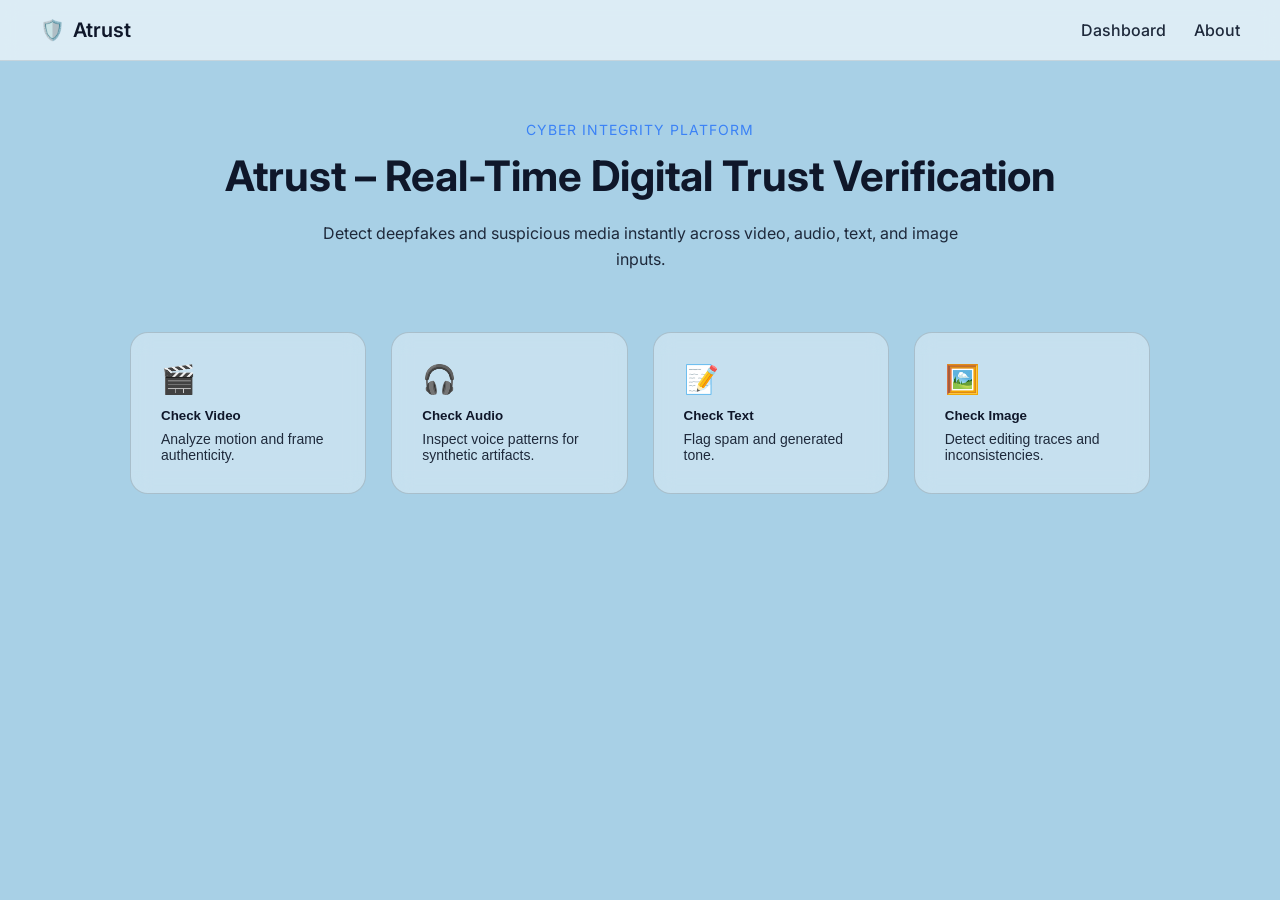
<file: index.html>
<!DOCTYPE html>
<html lang="en">
<head>
  <meta charset="UTF-8" />
  <meta name="viewport" content="width=device-width, initial-scale=1.0" />
  <title>Atrust - Digital Trust Dashboard</title>
  <link rel="preconnect" href="https://fonts.googleapis.com" />
  <link rel="preconnect" href="https://fonts.gstatic.com" crossorigin />
  <link href="https://fonts.googleapis.com/css2?family=Inter:wght@400;500;600;700&display=swap" rel="stylesheet" />
  <link rel="stylesheet" href="styles.css" />
</head>
<body>
  <!-- Navigation -->
  <header class="site-header">
    <nav class="navbar">
      <a class="brand" href="/">
        <span class="brand-mark">🛡️</span>
        <span>Atrust</span>
      </a>
      <ul class="nav-links">
        <li><a href="/">Dashboard</a></li>
        <a href="/about">About</a>
      </ul>
    </nav>
  </header>

  <!-- Main Content -->
  <main class="main-content">
    <section class="hero">
      <p class="hero-kicker">Cyber Integrity Platform</p>
      <h1>Atrust – Real-Time Digital Trust Verification</h1>
      <p class="hero-subtitle">
        Detect deepfakes and suspicious media instantly across video, audio, text, and image inputs.
      </p>
    </section>

    <!-- Action Cards -->
    <section class="card-grid">
      <button class="action-card" data-media="Video">
        <span class="card-icon">🎬</span>
        <span class="card-title">Check Video</span>
        <span class="card-description">Analyze motion and frame authenticity.</span>
      </button>
      <button class="action-card" data-media="Audio">
        <span class="card-icon">🎧</span>
        <span class="card-title">Check Audio</span>
        <span class="card-description">Inspect voice patterns for synthetic artifacts.</span>
      </button>
      <button class="action-card" data-media="Text">
        <span class="card-icon">📝</span>
        <span class="card-title">Check Text</span>
        <span class="card-description">Flag spam and generated tone.</span>
      </button>
      <button class="action-card" data-media="Image">
        <span class="card-icon">🖼️</span>
        <span class="card-title">Check Image</span>
        <span class="card-description">Detect editing traces and inconsistencies.</span>
      </button>
    </section>
  </main>

  <!-- Upload Modal -->
  <div class="modal" id="uploadModal" hidden>
    <div class="modal-content">
      <div class="modal-header">
        <h2 id="modalTitle">Upload File</h2>
        <button id="closeModal" class="close-btn">✕</button>
      </div>

      <!-- File input (for video/audio/image) -->
      <div id="fileSection">
        <label for="mediaFile">Choose file</label>
        <input id="mediaFile" type="file" />
      </div>

      <!-- Text input (for text analysis) -->
      <div id="textSection" style="display:none;">
        <label for="textInput">Paste your message</label>
        <textarea id="textInput" rows="4" placeholder="Paste suspicious message here..." style="width:100%;padding:10px;margin-top:6px;border-radius:8px;border:1px solid #ccc;font-family:Inter,sans-serif;font-size:14px;resize:vertical;box-sizing:border-box;"></textarea>
      </div>

      <button id="submitBtn" class="submit-btn" style="margin-top:16px;">Start Verification</button>

      <!-- Result -->
      <div id="resultBox" style="display:none;margin-top:20px;"></div>
    </div>
  </div>

  <script src="script.js"></script>
</body>
</html>
</file>
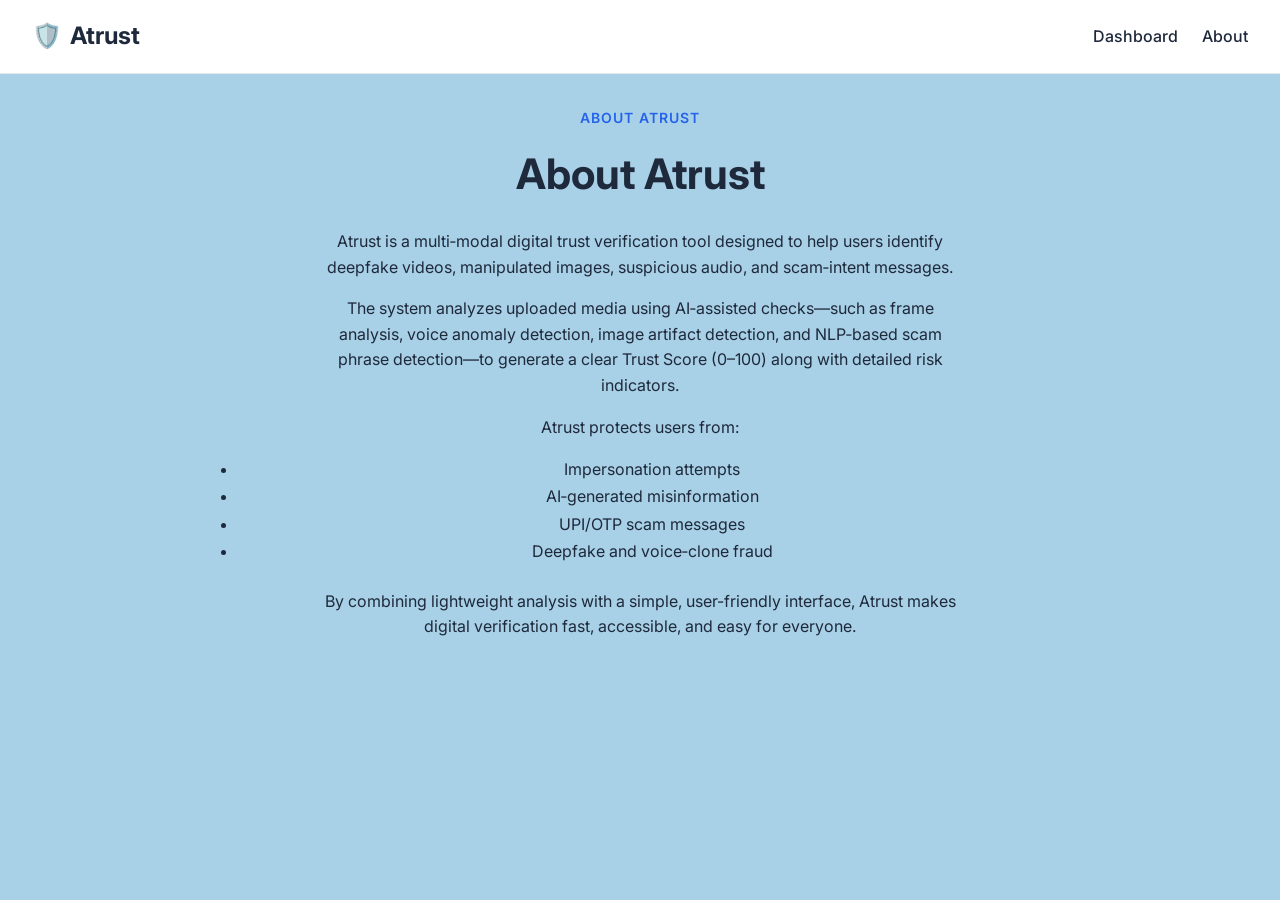
<file: about.html>
<!DOCTYPE html>
<html lang="en">
<head>
  <meta charset="UTF-8" />
  <meta name="viewport" content="width=device-width, initial-scale=1.0" />
  <title>About Atrust</title>

  <link rel="preconnect" href="https://fonts.googleapis.com" />
  <link rel="preconnect" href="https://fonts.gstatic.com" crossorigin />
  <link href="https://fonts.googleapis.com/css2?family=Inter:wght@400;500;600;700&display=swap" rel="stylesheet" />

  <link rel="stylesheet" href="styles.css" />
  <style>
    body {
      font-family: 'Inter', sans-serif;
      line-height: 1.7;
      color: #1e293b;
      margin: 0;
      padding: 0;
      /* background-color removed so it matches index.html */
    }
    .site-header {
      background-color: #ffffff;
      border-bottom: 1px solid #e5e7eb;
      padding: 1rem 2rem;
    }
    .navbar {
      display: flex;
      justify-content: space-between;
      align-items: center;
    }
    .brand {
      font-weight: 700;
      font-size: 1.5rem;
      text-decoration: none;
      color: #1e293b;
    }
    .nav-links {
      list-style: none;
      display: flex;
      gap: 1.5rem;
      margin: 0;
      padding: 0;
    }
    .nav-links a {
      text-decoration: none;
      color: #1e293b;
      font-weight: 500;
      transition: color 0.2s;
    }
    .nav-links a:hover {
      color: #2563eb;
    }
    .main-content {
      max-width: 900px;
      margin: 2rem auto;
      padding: 0 1.5rem;
    }
    .hero-kicker {
      text-transform: uppercase;
      font-weight: 600;
      color: #2563eb;
      margin-bottom: 0.5rem;
    }
    h1 {
      font-size: 2.2rem;
      margin-bottom: 1rem;
    }
    .hero-subtitle {
      margin-bottom: 1rem;
      font-size: 1rem;
    }
    ul.hero-list {
      margin-left: 1.5rem;
      margin-bottom: 1.5rem;
      padding-left: 0;
      list-style-type: disc;
    }
  </style>
</head>

<body>

  <header class="site-header">
    <nav class="navbar">
      <a class="brand" href="index.html">
        <span class="brand-mark">🛡️</span>
        <span>Atrust</span>
      </a>
      <ul class="nav-links">
        <li><a href="index.html">Dashboard</a></li>
        <li><a href="about.html">About</a></li>
      </ul>
    </nav>
  </header>

  <main class="main-content">
    <section class="hero">
      <p class="hero-kicker">About Atrust</p>
      <h1>About Atrust</h1>

      <p class="hero-subtitle">
        Atrust is a multi‑modal digital trust verification tool designed to help users identify deepfake videos, manipulated images, suspicious audio, and scam‑intent messages.
      </p>

      <p class="hero-subtitle">
        The system analyzes uploaded media using AI‑assisted checks—such as frame analysis, voice anomaly detection, image artifact detection, and NLP‑based scam phrase detection—to generate a clear Trust Score (0–100) along with detailed risk indicators.
      </p>

      <p class="hero-subtitle">Atrust protects users from:</p>
      <ul class="hero-list">
        <li>Impersonation attempts</li>
        <li>AI‑generated misinformation</li>
        <li>UPI/OTP scam messages</li>
        <li>Deepfake and voice‑clone fraud</li>
      </ul>

      <p class="hero-subtitle">
        By combining lightweight analysis with a simple, user-friendly interface, Atrust makes digital verification fast, accessible, and easy for everyone.
      </p>
    </section>
  </main>

</body>
</html>
</file>
<file: styles.css>
/* Reset */
* {
  margin: 0;
  padding: 0;
  box-sizing: border-box;
}

/* Body Background (LIGHT BLUE, VISIBLE 100%) */
body {
  font-family: 'Inter', sans-serif;
  background-color: #a8d0e6; /* light blue YOU WILL SEE */
  color: #0f172a;
  min-height: 100vh;
}

/* Header */
.site-header {
  background: rgba(255, 255, 255, 0.6); /* transparent so background shows */
  backdrop-filter: blur(10px);
  padding: 18px 40px;
  border-bottom: 1px solid rgba(0,0,0,0.1);
}

/* Navbar */
.navbar {
  display: flex;
  justify-content: space-between;
  align-items: center;
}

.brand {
  font-weight: 600;
  font-size: 20px;
  color: #0f172a;
  text-decoration: none;
  display: flex;
  gap: 8px;
  align-items: center;
}

.nav-links {
  list-style: none;
  display: flex;
  gap: 28px;
}

.nav-links a {
  text-decoration: none;
  color: #1e293b;
  font-weight: 500;
  transition: 0.2s ease;
}

.nav-links a:hover {
  color: #0f172a;
}

/* Main Content */
.main-content {
  padding: 60px 40px;
  max-width: 1100px;
  margin: auto;

  /* FULLY TRANSPARENT */
  background: transparent;
}

/* Hero Section */
.hero {
  text-align: center;
  margin-bottom: 60px;
  background: transparent;
}

.hero-kicker {
  color: #3b82f6;
  font-size: 14px;
  margin-bottom: 12px;
  letter-spacing: 1px;
  text-transform: uppercase;
}

.hero h1 {
  font-size: 42px;
  font-weight: 700;
  margin-bottom: 20px;
}

.hero-subtitle {
  color: #1e293b;
  max-width: 650px;
  margin: auto;
  line-height: 1.6;
}

/* Card Grid */
.card-grid {
  display: grid;
  grid-template-columns: repeat(auto-fit, minmax(220px, 1fr));
  gap: 25px;
  background: transparent;
}

/* Action Cards */
.action-card {
  background: rgba(255, 255, 255, 0.35); /* LIGHT, TRANSPARENT */
  border: 1px solid rgba(0,0,0,0.15);
  padding: 30px;
  border-radius: 18px;
  cursor: pointer;
  transition: 0.3s ease;
  text-align: left;
  backdrop-filter: blur(10px);
  color: #0f172a;
}

.action-card:hover {
  transform: translateY(-6px);
  border-color: #3b82f6;
  box-shadow: 0 20px 40px rgba(0,0,0,0.25);
}

.card-icon {
  font-size: 28px;
  margin-bottom: 12px;
  display: block;
}

.card-title {
  font-weight: 600;
  margin-bottom: 8px;
  display: block;
}

.card-description {
  font-size: 14px;
  color: #1e293b;
}

/* Modal */
.modal {
  position: fixed;
  inset: 0;
  background: rgba(0,0,0,0.45);
  display: flex;
  justify-content: center;
  align-items: center;
  backdrop-filter: blur(4px);
  z-index: 1000;
}

.modal[hidden] {
  display: none;
}

.modal-content {
  background: rgba(255,255,255,0.9);
  color: #0f172a;
  width: 420px;
  padding: 30px;
  border-radius: 16px;
  animation: fadeIn 0.25s ease-out;
  box-shadow: 0 20px 60px rgba(0,0,0,0.3);
}

@keyframes fadeIn {
  from { opacity: 0; transform: scale(0.95); }
  to { opacity: 1; transform: scale(1); }
}

.modal-header {
  display: flex;
  justify-content: space-between;
  align-items: center;
  margin-bottom: 25px;
}

.close-btn {
  background: none;
  border: none;
  color: #1e293b;
  font-size: 20px;
  cursor: pointer;
  transition: 0.2s ease;
}

.close-btn:hover {
  color: #0f172a;
}

/* Upload Form */
.upload-form {
  display: flex;
  flex-direction: column;
  gap: 15px;
}

.upload-form input {
  padding: 10px;
  border-radius: 8px;
  border: 1px solid rgba(0,0,0,0.2);
  background: #e3f3ff;
  color: #0f172a;
}

.submit-btn {
  padding: 12px;
  border-radius: 10px;
  border: none;
  background: #3b82f6;
  color: white;
  font-weight: 600;
  cursor: pointer;
  transition: 0.2s ease;
}

.submit-btn:disabled {
  background: #94a3b8;
  cursor: not-allowed;
}

.submit-btn:hover:not(:disabled) {
  background: #2563eb;
}

/* Score Section */
.score-section {
  margin-top: 40px;
  text-align: center;
}

.score-value {
  font-size: 40px;
  font-weight: 700;
  margin-bottom: 15px;
}

.progress-bar {
  width: 100%;
  background: rgba(0,0,0,0.15);
  height: 12px;
  border-radius: 10px;
  overflow: hidden;
}

.progress-fill {
  height: 100%;
  width: 0%;
  background: #3b82f6;
  transition: width 0.3s ease;
}
</file>
